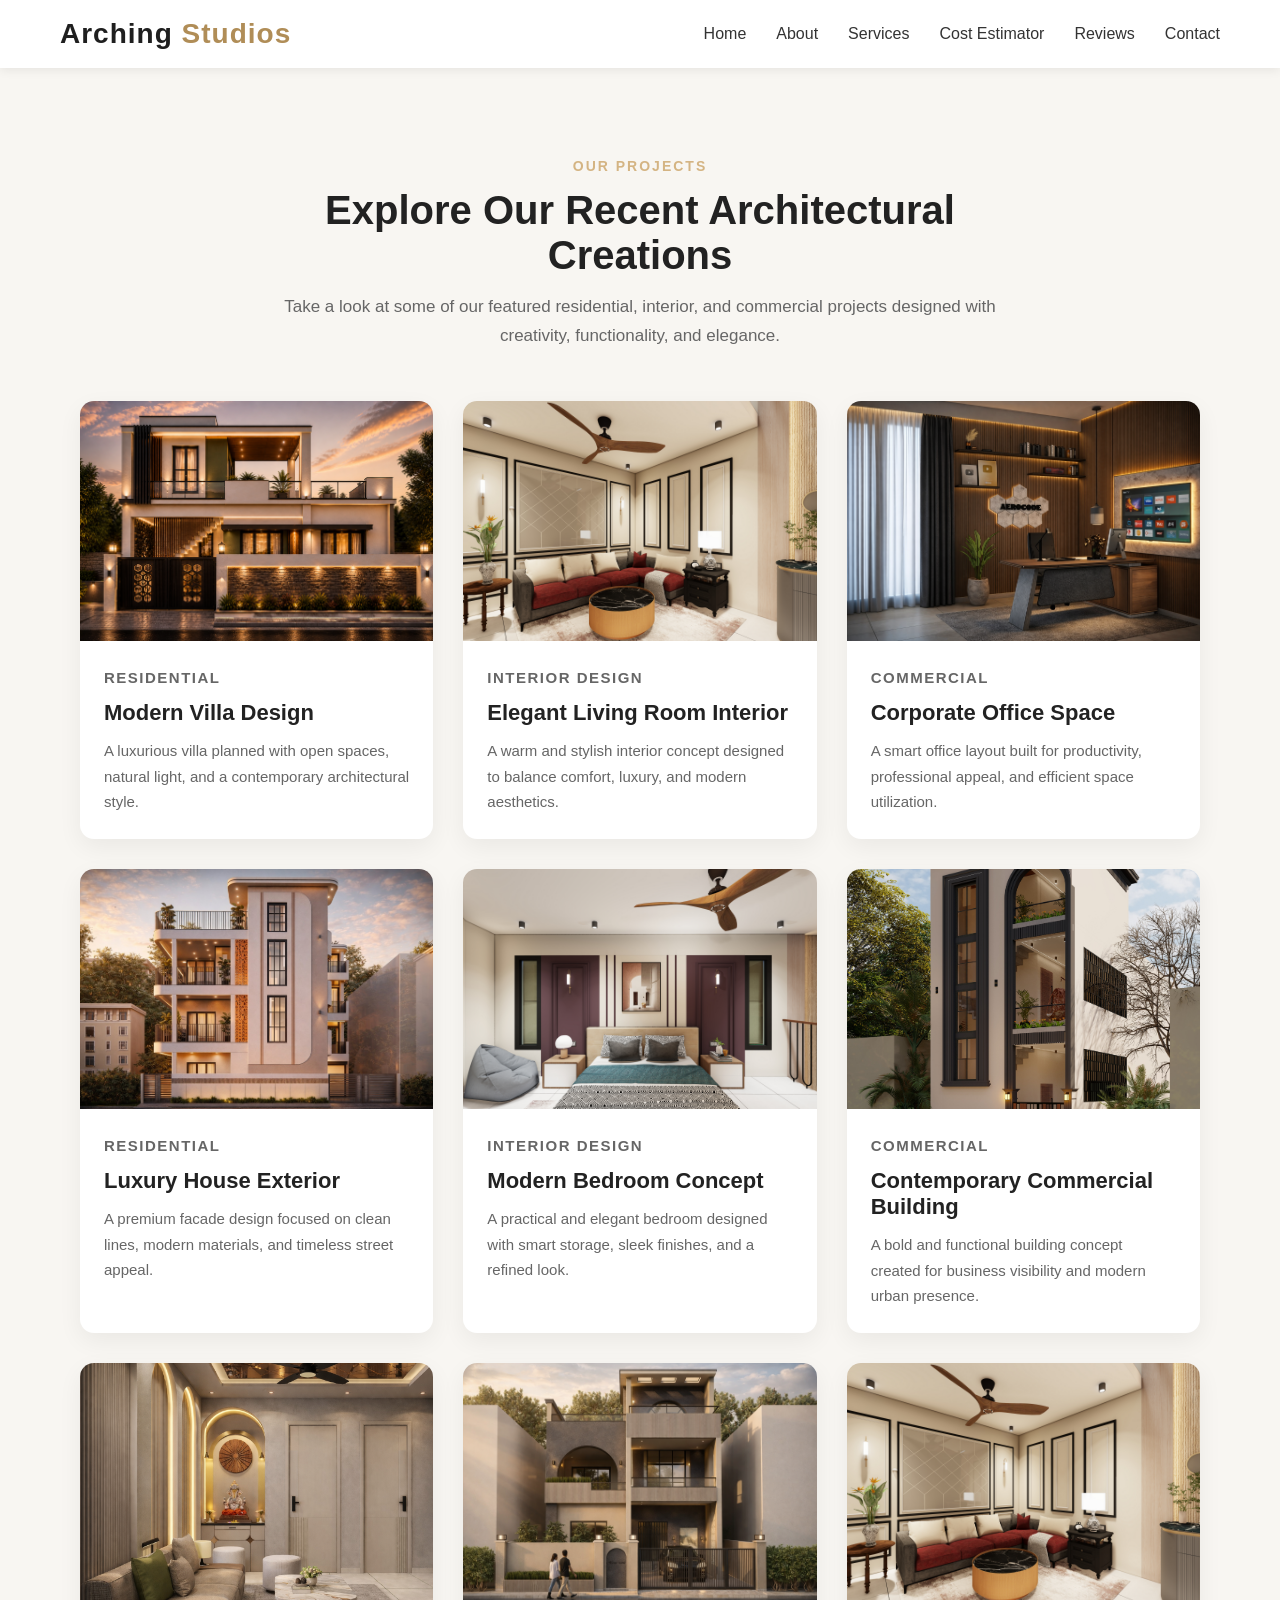
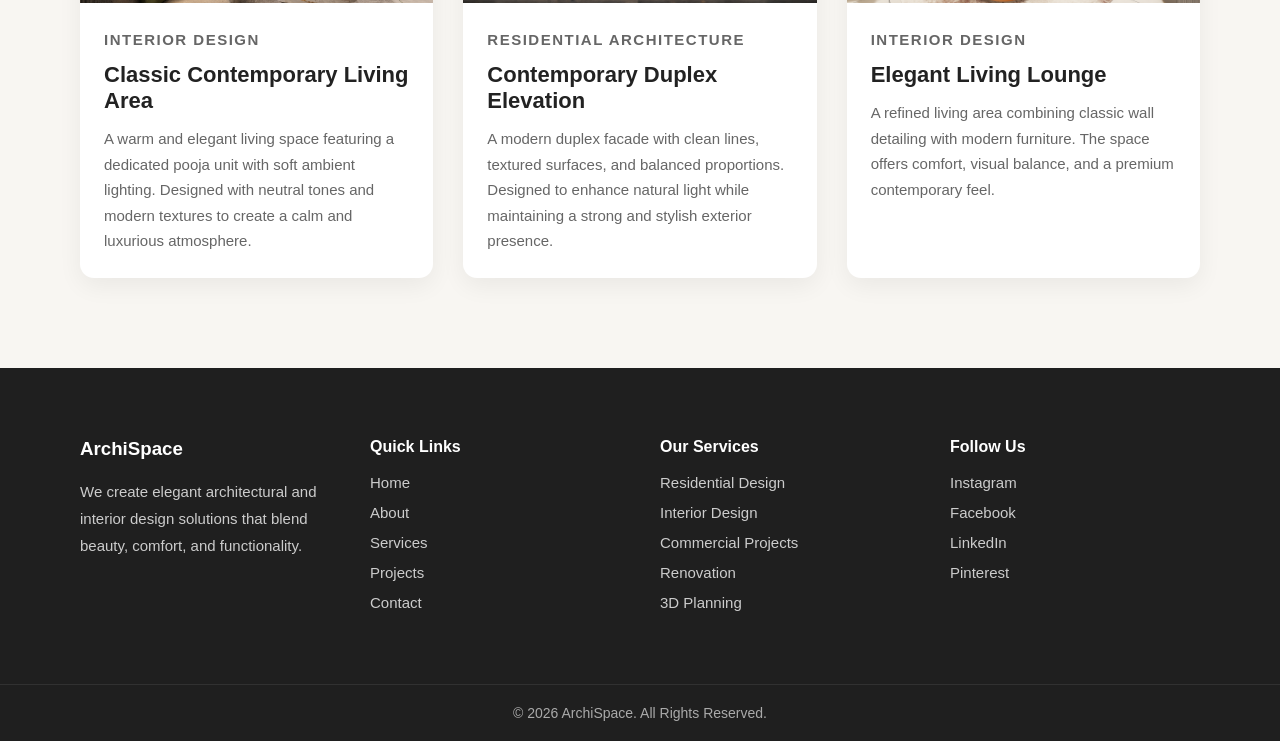
<file: Front_End/projects.html>
<!DOCTYPE html>
<html>
<head>
  <title>Projects - Arching Studios</title>
  <link rel="stylesheet" href="style.css">
</head>
<body>
    <nav class="navbar">
    <div class="logo">Arching <span>Studios</span></div>

    <ul class="nav-links">
      <li><a href="index.html#home">Home</a></li>
      <li><a href="index.html#about">About</a></li>
      <li><a href="index.html#Services">Services</a></li>
      <li><a href="index.html#estimator">Cost Estimator</a></li>
      <li><a href="index.html#Reviews">Reviews</a></li>
      <li><a href="index.html#Contact">Contact</a></li>
    </ul>
</nav>

<section class="projects">
  <div class="projects-header">
    <p class="section-tag">Our Projects</p>
    <h2>Explore Our Recent Architectural Creations</h2>
    <p class="section-text">
      Take a look at some of our featured residential, interior, and commercial
      projects designed with creativity, functionality, and elegance.
    </p>
  </div>

  <div class="projects-container">
    <div class="project-card">
      <img src="images/villa.png" alt="Modern Villa Project">
      <div class="project-content">
        <p class="project-type">Residential</p>
        <h3>Modern Villa Design</h3>
        <p>
          A luxurious villa planned with open spaces, natural light, and a
          contemporary architectural style.
        </p>
      </div>
    </div>

    <div class="project-card">
      <img src="images/living.jpeg" alt="Interior Project">
      <div class="project-content">
        <p class="project-type">Interior Design</p>
        <h3>Elegant Living Room Interior</h3>
        <p>
          A warm and stylish interior concept designed to balance comfort,
          luxury, and modern aesthetics.
        </p>
      </div>
    </div>

    <div class="project-card">
      <img src="images/ui.png" alt="Commercial Office Project">
      <div class="project-content">
        <p class="project-type">Commercial</p>
        <h3>Corporate Office Space</h3>
        <p>
          A smart office layout built for productivity, professional appeal,
          and efficient space utilization.
        </p>
      </div>
    </div>

    <div class="project-card">
      <img src="images/lux.jpeg" alt="House Exterior Project">
      <div class="project-content">
        <p class="project-type">Residential</p>
        <h3>Luxury House Exterior</h3>
        <p>
          A premium facade design focused on clean lines, modern materials, and
          timeless street appeal.
        </p>
      </div>
    </div>

    <div class="project-card">
      <img src="images/room.jpeg" alt="Kitchen Interior Project">
      <div class="project-content">
        <p class="project-type">Interior Design</p>
        <h3>Modern Bedroom Concept</h3>
        <p>
          A practical and elegant bedroom designed with smart storage, sleek
          finishes, and a refined look.
        </p>
      </div>
    </div>

    <div class="project-card">
      <img src="images/office.jpeg" alt="Commercial Building Project">
      <div class="project-content">
        <p class="project-type">Commercial</p>
        <h3>Contemporary Commercial Building</h3>
        <p>
          A bold and functional building concept created for business visibility
          and modern urban presence.
        </p>
      </div>
    </div>
    <div class="project-card">
      <img src="images/pooja.png" alt="Commercial Building Project">
      <div class="project-content">
        <p class="project-type">Interior Design</p>
        <h3>Classic Contemporary Living Area</h3>
        <p>
         A warm and elegant living space featuring a dedicated pooja unit with soft ambient lighting. 
         Designed with neutral tones and modern textures to create a calm and luxurious atmosphere.
        </p>
      </div>
    </div>
     <div class="project-card">
      <img src="images/duplex.png" alt="Commercial Building Project">
      <div class="project-content">
        <p class="project-type">Residential Architecture</p>
        <h3>Contemporary Duplex Elevation</h3>
        <p>
          A modern duplex facade with clean lines, textured surfaces, and balanced proportions.
           Designed to enhance natural light while maintaining a strong and stylish exterior presence.
        </p>
      </div>
    </div>
    <div class="project-card">
      <img src="images/current.jpeg" alt="Commercial Building Project">
      <div class="project-content">
        <p class="project-type">Interior Design</p>
        <h3>Elegant Living Lounge</h3>
        <p>
          A refined living area combining classic wall detailing with modern furniture. 
          The space offers comfort, visual balance, and a premium contemporary feel.
        </p>
      </div>
    </div>
  </div>
</section>
<footer class="footer">
  <div class="footer-container">
    <div class="footer-col">
      <h3>ArchiSpace</h3>
      <p>
        We create elegant architectural and interior design solutions that blend beauty, comfort, and functionality.
      </p>
    </div>

    <div class="footer-col">
      <h4>Quick Links</h4>
      <ul>
        <li><a href="#">Home</a></li>
        <li><a href="#">About</a></li>
        <li><a href="#">Services</a></li>
        <li><a href="#">Projects</a></li>
        <li><a href="#">Contact</a></li>
      </ul>
    </div>

    <div class="footer-col">
      <h4>Our Services</h4>
      <ul>
        <li><a href="#">Residential Design</a></li>
        <li><a href="#">Interior Design</a></li>
        <li><a href="#">Commercial Projects</a></li>
        <li><a href="#">Renovation</a></li>
        <li><a href="#">3D Planning</a></li>
      </ul>
    </div>

    <div class="footer-col">
      <h4>Follow Us</h4>
      <ul>
        <li><a href="#">Instagram</a></li>
        <li><a href="#">Facebook</a></li>
        <li><a href="#">LinkedIn</a></li>
        <li><a href="#">Pinterest</a></li>
      </ul>
    </div>
  </div>

  <div class="footer-bottom">
    <p>© 2026 ArchiSpace. All Rights Reserved.</p>
  </div>
</footer>


</body>

</html>
</file>
<file: Front_End/style.css>
html {
  scroll-behavior: smooth;
}
    * {
      margin: 0;
      padding: 0;
      box-sizing: border-box;
      font-family: Arial, sans-serif;
    }

    body {
      background: #f8f6f2;
    }

    .navbar {
      width: 100%;
      background: rgba(255, 255, 255, 0.95);
      display: flex;
      justify-content: space-between;
      align-items: center;
      padding: 18px 60px;
      box-shadow: 0 2px 10px rgba(0, 0, 0, 0.08);
      position: sticky;
      top: 0;
      z-index: 1000;
    }

    .logo {
      font-size: 28px;
      font-weight: bold;
      color: #1f1f1f;
      letter-spacing: 1px;
    }

    .logo span {
      color: #b08d57;
    }

    .nav-links {
      display: flex;
      list-style: none;
      gap: 30px;
    }

    .nav-links li a {
      text-decoration: none;
      color: #333;
      font-size: 16px;
      font-weight: 500;
      transition: 0.3s;
    }

    .nav-links li a:hover {
      color: #b08d57;
    }

    .nav-btn a {
      text-decoration: none;
      background: #b08d57;
      color: white;
      padding: 12px 22px;
      border-radius: 6px;
      font-size: 15px;
      font-weight: 600;
      transition: 0.3s;
    }

    .nav-btn a:hover {
      background: #926f3f;
    }

    @media (max-width: 900px) {
      .navbar {
        flex-direction: column;
        gap: 15px;
        padding: 20px;
      }

      .nav-links {
        flex-wrap: wrap;
        justify-content: center;
        gap: 18px;
      }
    }
    /*   hero section   */
  .hero {
  position: relative;
  height: 100vh;
  background: url('https://images.unsplash.com/photo-1511818966892-d7d671e672a2?auto=format&fit=crop&w=1600&q=80') no-repeat center center/cover;
  display: flex;
  align-items: center;
  padding: 0 80px;
  color: white;
}

.hero-overlay {
  position: absolute;
  inset: 0;
  background: rgba(0, 0, 0, 0.45);
}

.hero-content {
  position: relative;
  max-width: 700px;
  z-index: 2;
}

.hero-tag {
  font-size: 14px;
  letter-spacing: 2px;
  text-transform: uppercase;
  margin-bottom: 18px;
  color: #d4b483;
  font-weight: 600;
}

.hero-content h1 {
  font-size: 58px;
  line-height: 1.2;
  margin-bottom: 20px;
  font-weight: 700;
}

.hero-text {
  font-size: 18px;
  line-height: 1.8;
  margin-bottom: 30px;
  color: #f1f1f1;
  max-width: 600px;
}

.hero-buttons {
  display: flex;
  gap: 18px;
  flex-wrap: wrap;
}

.btn {
  text-decoration: none;
  padding: 14px 28px;
  border-radius: 6px;
  font-size: 16px;
  font-weight: 600;
  transition: 0.3s ease;
}

.btn-primary {
  background: #b08d57;
  color: white;
}

.btn-primary:hover {
  background: #926f3f;
}

.btn-secondary {
  border: 2px solid white;
  color: white;
}

.btn-secondary:hover {
  background: white;
  color: #222;
}

@media (max-width: 992px) {
  .hero {
    padding: 0 40px;
    height: 90vh;
  }

  .hero-content h1 {
    font-size: 42px;
  }

  .hero-text {
    font-size: 16px;
  }
}

@media (max-width: 576px) {
  .hero {
    padding: 0 20px;
    height: 85vh;
  }

  .hero-content h1 {
    font-size: 32px;
  }

  .hero-tag {
    font-size: 12px;
  }

  .hero-text {
    font-size: 15px;
    line-height: 1.6;
  }

  .btn {
    width: 100%;
    text-align: center;
  }
}
/* Why choose us   */
.why-choose-us {
  padding: 90px 80px;
  background: #ffffff;
}

.why-header {
  text-align: center;
  max-width: 750px;
  margin: 0 auto 50px;
}

.section-tag {
  font-size: 14px;
  text-transform: uppercase;
  letter-spacing: 2px;
  color: #b08d57;
  font-weight: 600;
  margin-bottom: 12px;
}

.why-header h2 {
  font-size: 40px;
  color: #222;
  margin-bottom: 15px;
}

.section-text {
  font-size: 17px;
  color: #666;
  line-height: 1.7;
}

.why-container {
  display: grid;
  grid-template-columns: repeat(3, 1fr);
  gap: 30px;
}

.why-card {
  background: #f8f6f2;
  padding: 35px 28px;
  border-radius: 14px;
  box-shadow: 0 8px 25px rgba(0, 0, 0, 0.05);
  transition: 0.3s ease;
  text-align: center;
}

.why-card:hover {
  transform: translateY(-8px);
}

.why-icon {
  font-size: 40px;
  margin-bottom: 18px;
}

.why-card h3 {
  font-size: 22px;
  color: #222;
  margin-bottom: 14px;
}

.why-card p {
  font-size: 15px;
  color: #666;
  line-height: 1.7;
}

@media (max-width: 992px) {
  .why-choose-us {
    padding: 70px 40px;
  }

  .why-container {
    grid-template-columns: repeat(2, 1fr);
  }

  .why-header h2 {
    font-size: 32px;
  }
}

@media (max-width: 576px) {
  .why-choose-us {
    padding: 60px 20px;
  }

  .why-container {
    grid-template-columns: 1fr;
  }

  .why-header h2 {
    font-size: 28px;
  }

  .section-text {
    font-size: 15px;
  }
}
/* Services   */
.services {
  padding: 90px 80px;
  background: #f8f6f2;
}

.services-header {
  text-align: center;
  max-width: 750px;
  margin: 0 auto 50px;
}

.section-tag {
  font-size: 14px;
  text-transform: uppercase;
  letter-spacing: 2px;
  color: #b08d57;
  font-weight: 600;
  margin-bottom: 12px;
}

.services-header h2 {
  font-size: 40px;
  color: #222;
  margin-bottom: 15px;
}

.section-text {
  font-size: 17px;
  color: #666;
  line-height: 1.7;
}

.services-container {
  display: grid;
  grid-template-columns: repeat(3, 1fr);
  gap: 30px;
}

.service-card {
  background: #ffffff;
  padding: 35px 28px;
  border-radius: 14px;
  box-shadow: 0 8px 25px rgba(0, 0, 0, 0.06);
  transition: 0.3s ease;
  text-align: center;
}

.service-card:hover {
  transform: translateY(-8px);
}

.service-icon {
  font-size: 40px;
  margin-bottom: 18px;
}

.service-card h3 {
  font-size: 22px;
  color: #222;
  margin-bottom: 14px;
}

.service-card p {
  font-size: 15px;
  color: #666;
  line-height: 1.7;
}

@media (max-width: 992px) {
  .services {
    padding: 70px 40px;
  }

  .services-container {
    grid-template-columns: repeat(2, 1fr);
  }

  .services-header h2 {
    font-size: 32px;
  }
}

@media (max-width: 576px) {
  .services {
    padding: 60px 20px;
  }

  .services-container {
    grid-template-columns: 1fr;
  }

  .services-header h2 {
    font-size: 28px;
  }

  .section-text {
    font-size: 15px;
  }
}
/* Projects   */
.projects {
  padding: 90px 80px;
  background: #f8f6f2;
}

.projects-header {
  text-align: center;
  max-width: 750px;
  margin: 0 auto 50px;
}

.section-tag {
  font-size: 14px;
  text-transform: uppercase;
  letter-spacing: 2px;
  color: #b08d57;
  font-weight: 600;
  margin-bottom: 12px;
}

.projects-header h2 {
  font-size: 40px;
  color: #222;
  margin-bottom: 15px;
}

.section-text {
  font-size: 17px;
  color: #666;
  line-height: 1.7;
}

.projects-container {
  display: grid;
  grid-template-columns: repeat(3, 1fr);
  gap: 30px;
}

.project-card {
  background: #ffffff;
  border-radius: 14px;
  overflow: hidden;
  box-shadow: 0 8px 25px rgba(0, 0, 0, 0.06);
  transition: 0.3s ease;
}

.project-card:hover {
  transform: translateY(-8px);
}

.project-card img {
  width: 100%;
  height: 240px;
  object-fit: cover;
  display: block;
}

.project-content {
  padding: 24px;
}

.project-type {
  font-size: 13px;
  text-transform: uppercase;
  letter-spacing: 1.5px;
  color: #b08d57;
  font-weight: 600;
  margin-bottom: 10px;
}

.project-content h3 {
  font-size: 22px;
  color: #222;
  margin-bottom: 12px;
}

.project-content p {
  font-size: 15px;
  color: #666;
  line-height: 1.7;
}

@media (max-width: 992px) {
  .projects {
    padding: 70px 40px;
  }

  .projects-container {
    grid-template-columns: repeat(2, 1fr);
  }

  .projects-header h2 {
    font-size: 32px;
  }
}

@media (max-width: 576px) {
  .projects {
    padding: 60px 20px;
  }

  .projects-container {
    grid-template-columns: 1fr;
  }

  .projects-header h2 {
    font-size: 28px;
  }

  .section-text {
    font-size: 15px;
  }

  .project-card img {
    height: 220px;
  }
}
/* Process */
.process {
  padding: 90px 80px;
  background: #ffffff;
}

.process-header {
  text-align: center;
  max-width: 750px;
  margin: 0 auto 50px;
}

.section-tag {
  font-size: 14px;
  text-transform: uppercase;
  letter-spacing: 2px;
  color: #b08d57;
  font-weight: 600;
  margin-bottom: 12px;
}

.process-header h2 {
  font-size: 40px;
  color: #222;
  margin-bottom: 15px;
}

.section-text {
  font-size: 17px;
  color: #666;
  line-height: 1.7;
}

.process-container {
  display: grid;
  grid-template-columns: repeat(5, 1fr);
  gap: 25px;
}

.process-card {
  background: #f8f6f2;
  padding: 30px 22px;
  border-radius: 14px;
  text-align: center;
  box-shadow: 0 8px 22px rgba(0, 0, 0, 0.05);
  transition: 0.3s ease;
}

.process-card:hover {
  transform: translateY(-8px);
}

.process-number {
  width: 60px;
  height: 60px;
  margin: 0 auto 18px;
  border-radius: 50%;
  background: #b08d57;
  color: #fff;
  font-size: 22px;
  font-weight: 700;
  display: flex;
  align-items: center;
  justify-content: center;
}

.process-card h3 {
  font-size: 22px;
  color: #222;
  margin-bottom: 12px;
}

.process-card p {
  font-size: 15px;
  color: #666;
  line-height: 1.7;
}

@media (max-width: 1200px) {
  .process-container {
    grid-template-columns: repeat(3, 1fr);
  }
}

@media (max-width: 992px) {
  .process {
    padding: 70px 40px;
  }

  .process-header h2 {
    font-size: 32px;
  }

  .process-container {
    grid-template-columns: repeat(2, 1fr);
  }
}

@media (max-width: 576px) {
  .process {
    padding: 60px 20px;
  }

  .process-container {
    grid-template-columns: 1fr;
  }

  .process-header h2 {
    font-size: 28px;
  }

  .section-text {
    font-size: 15px;
  }

  .process-card h3 {
    font-size: 20px;
  }
}
/* Testinomial */
.testimonials {
  padding: 90px 80px;
  background: #f8f6f2;
}

.testimonials-header {
  text-align: center;
  max-width: 750px;
  margin: 0 auto 50px;
}

.section-tag {
  font-size: 14px;
  text-transform: uppercase;
  letter-spacing: 2px;
  color: #b08d57;
  font-weight: 600;
  margin-bottom: 12px;
}

.testimonials-header h2 {
  font-size: 40px;
  color: #222;
  margin-bottom: 15px;
}

.section-text {
  font-size: 17px;
  color: #666;
  line-height: 1.7;
}

.testimonials-container {
  display: grid;
  grid-template-columns: repeat(3, 1fr);
  gap: 30px;
}

.testimonial-card {
  background: #ffffff;
  padding: 35px 28px;
  border-radius: 14px;
  box-shadow: 0 8px 25px rgba(0, 0, 0, 0.06);
  transition: 0.3s ease;
  position: relative;
}

.testimonial-card:hover {
  transform: translateY(-8px);
}

.quote-icon {
  font-size: 50px;
  color: #b08d57;
  line-height: 1;
  margin-bottom: 18px;
}

.testimonial-text {
  font-size: 15px;
  color: #666;
  line-height: 1.8;
  margin-bottom: 22px;
}

.testimonial-card h3 {
  font-size: 20px;
  color: #222;
  margin-bottom: 6px;
}

.testimonial-card span {
  font-size: 14px;
  color: #999;
}

@media (max-width: 992px) {
  .testimonials {
    padding: 70px 40px;
  }

  .testimonials-container {
    grid-template-columns: repeat(2, 1fr);
  }

  .testimonials-header h2 {
    font-size: 32px;
  }
}

@media (max-width: 576px) {
  .testimonials {
    padding: 60px 20px;
  }

  .testimonials-container {
    grid-template-columns: 1fr;
  }

  .testimonials-header h2 {
    font-size: 28px;
  }

  .section-text {
    font-size: 15px;
  }
}
/* Contact Us */
.contact-section {
  padding: 90px 80px;
  background: #ffffff;
}

.contact-container {
  display: grid;
  grid-template-columns: 1fr 1fr;
  gap: 50px;
  align-items: start;
}

.contact-left h2 {
  font-size: 40px;
  color: #222;
  margin-bottom: 15px;
}

.contact-text {
  font-size: 17px;
  color: #666;
  line-height: 1.7;
  margin-bottom: 30px;
}

.contact-info {
  display: flex;
  flex-direction: column;
  gap: 20px;
}

.contact-item h4 {
  font-size: 18px;
  color: #222;
  margin-bottom: 6px;
}

.contact-item p {
  font-size: 15px;
  color: #666;
}

.contact-right {
  background: #f8f6f2;
  padding: 35px;
  border-radius: 14px;
  box-shadow: 0 8px 25px rgba(0, 0, 0, 0.05);
}

.contact-form {
  display: flex;
  flex-direction: column;
  gap: 18px;
}

.contact-form input,
.contact-form textarea {
  width: 100%;
  padding: 14px 16px;
  border: 1px solid #ddd;
  border-radius: 8px;
  font-size: 15px;
  outline: none;
}

.contact-form input:focus,
.contact-form textarea:focus {
  border-color: #b08d57;
}

.contact-form button {
  background: #b08d57;
  color: #fff;
  border: none;
  padding: 14px 20px;
  border-radius: 8px;
  font-size: 16px;
  font-weight: 600;
  cursor: pointer;
  transition: 0.3s ease;
}

.contact-form button:hover {
  background: #926f3f;
}

.footer {
  background: #1f1f1f;
  color: #fff;
  padding-top: 70px;
}

.footer-container {
  display: grid;
  grid-template-columns: repeat(4, 1fr);
  gap: 40px;
  padding: 0 80px 40px;
}

.footer-col h3,
.footer-col h4 {
  margin-bottom: 18px;
  color: #ffffff;
}

.footer-col p {
  font-size: 15px;
  color: #ccc;
  line-height: 1.8;
}

.footer-col ul {
  list-style: none;
  padding: 0;
}

.footer-col ul li {
  margin-bottom: 12px;
}

.footer-col ul li a {
  text-decoration: none;
  color: #ccc;
  font-size: 15px;
  transition: 0.3s ease;
}

.footer-col ul li a:hover {
  color: #b08d57;
}

.footer-bottom {
  border-top: 1px solid rgba(255, 255, 255, 0.08);
  text-align: center;
  padding: 20px;
  margin-top: 20px;
}

.footer-bottom p {
  font-size: 14px;
  color: #aaa;
}

@media (max-width: 992px) {
  .contact-section {
    padding: 70px 40px;
  }

  .contact-container {
    grid-template-columns: 1fr;
  }

  .contact-left h2 {
    font-size: 32px;
  }

  .footer-container {
    grid-template-columns: repeat(2, 1fr);
    padding: 0 40px 40px;
  }
}

@media (max-width: 576px) {
  .contact-section {
    padding: 60px 20px;
  }

  .contact-left h2 {
    font-size: 28px;
  }

  .contact-text {
    font-size: 15px;
  }

  .contact-right {
    padding: 25px 20px;
  }

  .footer-container {
    grid-template-columns: 1fr;
    padding: 0 20px 30px;
  }
}
/* Estimate cost*/
.estimator-section {
      max-width: 1200px;
      margin: auto;
      background: #ffffff;
      border-radius: 18px;
      overflow: hidden;
      box-shadow: 0 10px 30px rgba(0, 0, 0, 0.08);
      display: grid;
      grid-template-columns: 1fr 1fr;
    }

    .estimator-left {
      background: linear-gradient(rgba(31,31,31,0.82), rgba(31,31,31,0.82)),
        url('https://images.unsplash.com/photo-1511818966892-d7d671e672a2?auto=format&fit=crop&w=1200&q=80') no-repeat center center/cover;
      color: #fff;
      padding: 60px 45px;
      display: flex;
      flex-direction: column;
      justify-content: center;
    }

    .section-tag {
      font-size: 14px;
      text-transform: uppercase;
      letter-spacing: 2px;
      color: #d4b483;
      font-weight: 600;
      margin-bottom: 14px;
    }

    .estimator-left h2 {
      font-size: 40px;
      line-height: 1.25;
      margin-bottom: 18px;
    }

    .estimator-left p {
      font-size: 16px;
      line-height: 1.8;
      color: #e7e7e7;
      margin-bottom: 28px;
    }

    .estimator-points {
      list-style: none;
    }

    .estimator-points li {
      margin-bottom: 14px;
      font-size: 15px;
      color: #f3f3f3;
    }

    .estimator-right {
      padding: 50px 40px;
      background: #fff;
    }

    .form-grid {
      display: grid;
      grid-template-columns: 1fr 1fr;
      gap: 18px;
    }

    .form-group {
      display: flex;
      flex-direction: column;
    }

    .form-group.full-width {
      grid-column: span 2;
    }

    label {
      font-size: 14px;
      color: #333;
      font-weight: 600;
      margin-bottom: 8px;
    }

    input,
    select {
      width: 100%;
      padding: 14px 14px;
      border: 1px solid #d9d9d9;
      border-radius: 10px;
      font-size: 15px;
      outline: none;
      background: #fff;
    }

    input:focus,
    select:focus {
      border-color: #b08d57;
    }

    .estimate-btn {
      margin-top: 22px;
      width: 100%;
      padding: 15px;
      border: none;
      border-radius: 10px;
      background: #b08d57;
      color: #fff;
      font-size: 16px;
      font-weight: 700;
      cursor: pointer;
      transition: 0.3s ease;
    }

    .estimate-btn:hover {
      background: #926f3f;
    }

    .result-box {
      margin-top: 28px;
      background: #f8f6f2;
      border-left: 5px solid #b08d57;
      padding: 24px;
      border-radius: 12px;
      display: none;
    }

    .result-box h3 {
      font-size: 24px;
      color: #222;
      margin-bottom: 14px;
    }

    .result-box p {
      font-size: 15px;
      color: #555;
      line-height: 1.8;
      margin-bottom: 8px;
    }

    .estimated-price {
      font-size: 28px;
      font-weight: 700;
      color: #b08d57;
      margin: 10px 0 14px;
    }

    .note {
      font-size: 13px;
      color: #777;
      margin-top: 12px;
    }

    .cta-line {
      margin-top: 14px;
      font-weight: 600;
      color: #222;
    }

    @media (max-width: 992px) {
      .estimator-section {
        grid-template-columns: 1fr;
      }

      .estimator-left,
      .estimator-right {
        padding: 40px 30px;
      }

      .estimator-left h2 {
        font-size: 32px;
      }
    }

    @media (max-width: 576px) {
      body {
        padding: 20px 12px;
      }

      .form-grid {
        grid-template-columns: 1fr;
      }

      .form-group.full-width {
        grid-column: span 1;
      }

      .estimator-left,
      .estimator-right {
        padding: 30px 20px;
      }

      .estimator-left h2 {
        font-size: 28px;
      }

      .estimated-price {
        font-size: 24px;
      }
    }
</file>
